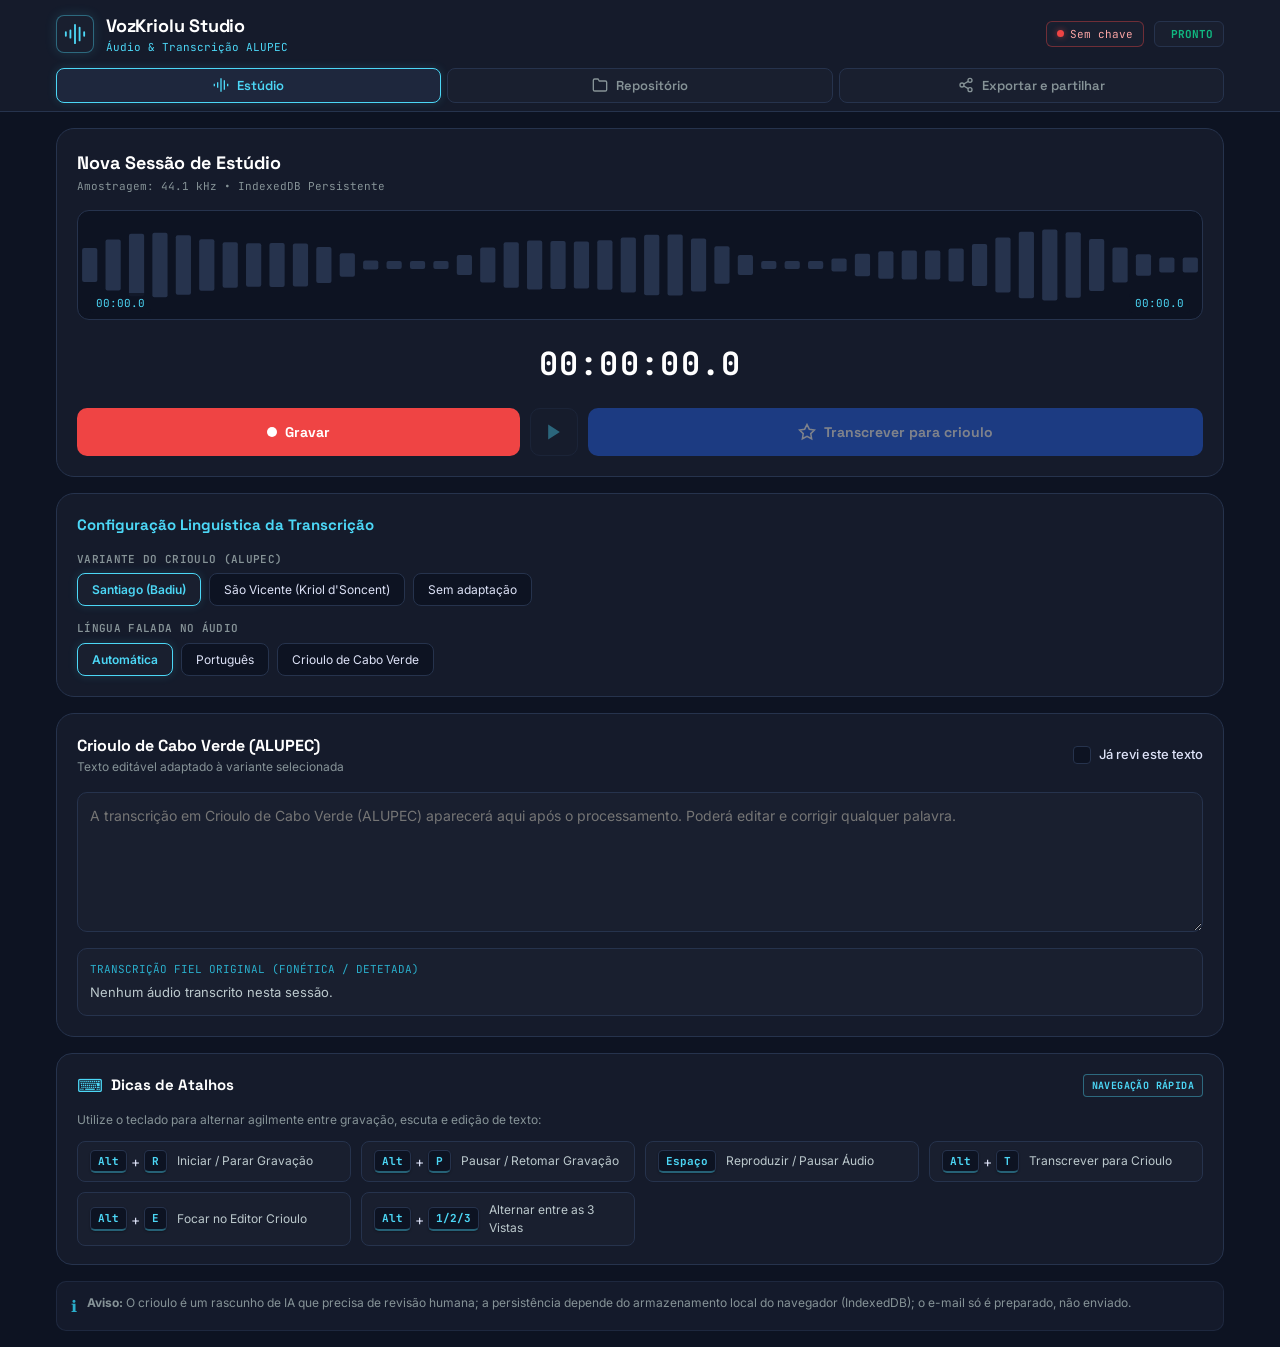
<file: m7-vozkriolu-studio/index.html>
<!DOCTYPE html>
<html lang="pt-PT">
<head>
  <meta charset="UTF-8">
  <meta name="viewport" content="width=device-width, initial-scale=1.0, maximum-scale=1.0, user-scalable=no">
  <title>VozKriolu Studio - Estúdio de Áudio e Transcrição ALUPEC</title>
  <link rel="preconnect" href="https://fonts.googleapis.com">
  <link rel="preconnect" href="https://fonts.gstatic.com" crossorigin>
  <link href="https://fonts.googleapis.com/css2?family=Inter:wght@400;500;600&family=JetBrains+Mono:wght@400;500;600;700&family=Space+Grotesk:wght@500;600;700&display=swap" rel="stylesheet">
  <link rel="stylesheet" href="app.css">
  <script src="vendor/jspdf.umd.min.js"></script>
  <script type="module">
    try {
      const { GoogleGenAI } = await import('https://esm.run/@google/genai');
      window.GoogleGenAI = GoogleGenAI;
    } catch (e) {
      console.warn('@google/genai CDN indisponível, usando cliente nativo:', e);
    }
  </script>
  <link rel="manifest" href="manifest.webmanifest">
  <meta name="theme-color" content="#0d1322">
  <meta name="mobile-web-app-capable" content="yes">
  <meta name="apple-mobile-web-app-capable" content="yes">
  <meta name="apple-mobile-web-app-title" content="VozKriolu">
  <meta name="apple-mobile-web-app-status-bar-style" content="black-translucent">
  <link rel="icon" type="image/png" sizes="192x192" href="icons/icon-192.png">
  <link rel="apple-touch-icon" href="icons/apple-touch-icon.png">
</head>
<body>
  <!-- Header / Navigation -->
  <header class="studio-header">
    <div class="header-inner">
      <div class="brand">
        <div class="brand-icon">
          <svg width="22" height="22" viewBox="0 0 24 24" fill="none" stroke="#4cd7f6" stroke-width="2" stroke-linecap="round" stroke-linejoin="round">
            <path d="M12 2v20M17 5v14M7 8v8M22 10v4M2 10v4"/>
          </svg>
        </div>
        <div class="brand-text">
          <h1 class="brand-title">VozKriolu Studio</h1>
          <span class="brand-subtitle">Áudio & Transcrição ALUPEC</span>
        </div>
      </div>
      <div class="header-controls">
        <button id="btnApiKey" class="btn-api-key" type="button" title="Configurar chave da Gemini" aria-label="Estado da chave Gemini">
          <span id="apiKeyStatusDot" class="status-dot"></span>
          <span id="apiKeyLabel">Chave IA ✓</span>
        </button>
        <div id="liveStatusBadge" class="status-badge status-ready">
          <span class="status-dot"></span>
          <span class="status-label">PRONTO</span>
        </div>
      </div>
    </div>

    <!-- Navigation Tabs -->
    <nav class="studio-nav">
      <button class="nav-tab active" data-view="studio" id="tabStudio">
        <svg width="16" height="16" viewBox="0 0 24 24" fill="none" stroke="currentColor" stroke-width="2">
          <path d="M12 2v20M17 5v14M7 8v8M22 10v4M2 10v4"/>
        </svg>
        <span>Estúdio</span>
      </button>
      <button class="nav-tab" data-view="repository" id="tabRepository">
        <svg width="16" height="16" viewBox="0 0 24 24" fill="none" stroke="currentColor" stroke-width="2">
          <path d="M22 19a2 2 0 0 1-2 2H4a2 2 0 0 1-2-2V5a2 2 0 0 1 2-2h5l2 3h9a2 2 0 0 1 2 2z"/>
        </svg>
        <span>Repositório</span>
      </button>
      <button class="nav-tab" data-view="export" id="tabExport">
        <svg width="16" height="16" viewBox="0 0 24 24" fill="none" stroke="currentColor" stroke-width="2">
          <circle cx="18" cy="5" r="3"/><circle cx="6" cy="12" r="3"/><circle cx="18" cy="19" r="3"/>
          <line x1="8.59" y1="13.51" x2="15.42" y2="17.49"/><line x1="15.41" y1="6.51" x2="8.59" y2="10.49"/>
        </svg>
        <span>Exportar e partilhar</span>
      </button>
    </nav>
  </header>

  <!-- Notification Banner -->
  <div id="notificationToast" class="notification-toast hidden">
    <span id="notificationMessage"></span>
    <button id="notificationClose" aria-label="Fechar">&times;</button>
  </div>

  <main class="main-content">
    <!-- VIEW 1: ESTÚDIO -->
    <section id="viewStudio" class="view-panel active">
      <!-- Acoustic Console Card -->
      <div class="studio-card console-card">
        <div class="console-header">
          <div>
            <h2 id="sessionTitleDisplay" class="session-title">Nova Sessão de Estúdio</h2>
            <div class="audio-specs">Amostragem: 44.1 kHz • IndexedDB Persistente</div>
          </div>
          <div id="reviewedIndicator" class="review-chip hidden">✓ REVISTO</div>
        </div>

        <!-- Waveform Canvas -->
        <div class="waveform-container" id="waveformContainer">
          <canvas id="waveformCanvas" width="800" height="120"></canvas>
          <div class="waveform-overlay">
            <span id="waveformCurrentTime" class="mono-time">00:00.0</span>
            <span id="waveformTotalTime" class="mono-time">00:00.0</span>
          </div>
        </div>

        <!-- SMPTE Big Timer Display -->
        <div class="timer-display" id="smpteTimer">00:00:00.0</div>

        <!-- Transport Control Bar -->
        <div class="transport-bar">
          <!-- Mandatory Solid Red Record Button -->
          <div id="recordControlGroup" class="record-group">
            <button id="btnRecord" class="btn-record" title="Gravar áudio pelo microfone">
              <span class="rec-dot"></span>
              <span id="btnRecordLabel">Gravar</span>
            </button>
            <button id="btnPauseRecord" class="btn-pause hidden" title="Pausar gravação">
              ❚❚ Pausa
            </button>
            <button id="btnResumeRecord" class="btn-resume hidden" title="Retomar gravação">
              ▶ Retomar
            </button>
            <button id="btnStopRecord" class="btn-stop hidden" title="Concluir gravação">
              ■ Parar
            </button>
          </div>

          <!-- Audio Playback Preview Button -->
          <button id="btnPlayAudio" class="btn-icon" disabled title="Reproduzir áudio">
            <svg id="playIconSvg" width="20" height="20" viewBox="0 0 24 24" fill="currentColor">
              <polygon points="5 3 19 12 5 21 5 3"/>
            </svg>
          </button>

          <!-- Mandatory Solid Blue Transcribe Button -->
          <button id="btnTranscribe" class="btn-transcribe" disabled title="Transcrever com inteligência artificial para Crioulo ALUPEC">
            <svg width="18" height="18" viewBox="0 0 24 24" fill="none" stroke="currentColor" stroke-width="2">
              <path d="M12 2l3.09 6.26L22 9.27l-5 4.87 1.18 6.88L12 17.77l-6.18 3.25L7 14.14 2 9.27l6.91-1.01L12 2z"/>
            </svg>
            <span id="btnTranscribeLabel">Transcrever para crioulo</span>
          </button>
        </div>

        <!-- Inline Error Message with Step -->
        <div id="transcriptionErrorBanner" class="error-banner hidden">
          <span class="error-icon">⚠</span>
          <div class="error-content" style="flex: 1;">
            <div>
              <strong id="transcriptionErrorStep" class="error-step-tag"></strong>
              <span id="transcriptionErrorText"></span>
            </div>
            <button id="btnOpenSettingsFromError" type="button" class="btn-chip-action hidden" style="margin-top: 8px; display: inline-flex; align-items: center; gap: 6px; padding: 5px 12px; font-size: 11px; font-weight: 600; background: var(--surface-level-2); border: 1px solid var(--border-outline); border-radius: 6px; color: var(--cyan-accent); cursor: pointer;">
              ⚙ Abrir Definições para configurar chave
            </button>
          </div>
        </div>
      </div>

      <!-- Linguistic Variant Selectors -->
      <div class="studio-card config-card">
        <h3 class="section-heading">Configuração Linguística da Transcrição</h3>

        <!-- Dialect Variant -->
        <div class="config-group">
          <label class="config-label">VARIANTE DO CRIOULO (ALUPEC)</label>
          <div class="chip-options" id="variantSelector">
            <button type="button" class="chip active" data-variant="Santiago">Santiago (Badiu)</button>
            <button type="button" class="chip" data-variant="São Vicente">São Vicente (Kriol d'Soncent)</button>
            <button type="button" class="chip" data-variant="Sem adaptação">Sem adaptação</button>
          </div>
        </div>

        <!-- Spoken Language -->
        <div class="config-group">
          <label class="config-label">LÍNGUA FALADA NO ÁUDIO</label>
          <div class="chip-options" id="languageSelector">
            <button type="button" class="chip active" data-lang="Automática">Automática</button>
            <button type="button" class="chip" data-lang="Português">Português</button>
            <button type="button" class="chip" data-lang="Crioulo">Crioulo de Cabo Verde</button>
          </div>
        </div>
      </div>

      <!-- Dual-Stream Editor Card -->
      <div class="studio-card editor-card">
        <div class="editor-header">
          <div>
            <h3 class="editor-title">Crioulo de Cabo Verde (ALUPEC)</h3>
            <span class="editor-subtitle">Texto editável adaptado à variante selecionada</span>
          </div>

          <!-- Review Checkbox: desaparece/desmarca se o texto for editado -->
          <label class="review-checkbox-label" id="reviewCheckboxContainer">
            <input type="checkbox" id="chkReviewed" class="review-checkbox">
            <span class="checkbox-custom"></span>
            <span class="checkbox-text">Já revi este texto</span>
          </label>
        </div>

        <textarea id="txtKrioluEditor" class="kriolu-textarea" placeholder="A transcrição em Crioulo de Cabo Verde (ALUPEC) aparecerá aqui após o processamento. Poderá editar e corrigir qualquer palavra."></textarea>

        <!-- Original Speech Transcription (Parallel Reference) -->
        <div class="original-speech-box">
          <div class="original-label">TRANSCRIÇÃO FIEL ORIGINAL (FONÉTICA / DETETADA)</div>
          <div id="txtOriginalSpeech" class="original-content">Nenhum áudio transcrito nesta sessão.</div>
        </div>
      </div>

      <!-- Dicas de Atalhos Section -->
      <div class="studio-card shortcuts-card">
        <div class="shortcuts-header">
          <div class="shortcuts-title-row">
            <span class="shortcuts-icon">⌨</span>
            <h4 class="shortcuts-title">Dicas de Atalhos</h4>
          </div>
          <span class="shortcuts-badge">NAVEGAÇÃO RÁPIDA</span>
        </div>
        <p class="shortcuts-description">Utilize o teclado para alternar agilmente entre gravação, escuta e edição de texto:</p>
        <div class="shortcuts-grid">
          <div class="shortcut-item">
            <div class="shortcut-keys"><kbd class="kbd-key">Alt</kbd> + <kbd class="kbd-key">R</kbd></div>
            <span class="shortcut-desc">Iniciar / Parar Gravação</span>
          </div>
          <div class="shortcut-item">
            <div class="shortcut-keys"><kbd class="kbd-key">Alt</kbd> + <kbd class="kbd-key">P</kbd></div>
            <span class="shortcut-desc">Pausar / Retomar Gravação</span>
          </div>
          <div class="shortcut-item">
            <div class="shortcut-keys"><kbd class="kbd-key">Espaço</kbd></div>
            <span class="shortcut-desc">Reproduzir / Pausar Áudio</span>
          </div>
          <div class="shortcut-item">
            <div class="shortcut-keys"><kbd class="kbd-key">Alt</kbd> + <kbd class="kbd-key">T</kbd></div>
            <span class="shortcut-desc">Transcrever para Crioulo</span>
          </div>
          <div class="shortcut-item">
            <div class="shortcut-keys"><kbd class="kbd-key">Alt</kbd> + <kbd class="kbd-key">E</kbd></div>
            <span class="shortcut-desc">Focar no Editor Crioulo</span>
          </div>
          <div class="shortcut-item">
            <div class="shortcut-keys"><kbd class="kbd-key">Alt</kbd> + <kbd class="kbd-key">1/2/3</kbd></div>
            <span class="shortcut-desc">Alternar entre as 3 Vistas</span>
          </div>
        </div>
      </div>

      <!-- Mandatory Disclaimers -->
      <div class="disclaimer-banner">
        <span class="disclaimer-icon">ℹ</span>
        <div class="disclaimer-text">
          <strong>Aviso:</strong> O crioulo é um rascunho de IA que precisa de revisão humana; a persistência depende do armazenamento local do navegador (IndexedDB); o e-mail só é preparado, não enviado.
        </div>
      </div>
    </section>

    <!-- VIEW 2: REPOSITÓRIO -->
    <section id="viewRepository" class="view-panel">
      <!-- Search & Import Bar -->
      <div class="repo-toolbar">
        <div class="search-box">
          <svg width="18" height="18" viewBox="0 0 24 24" fill="none" stroke="currentColor" stroke-width="2">
            <circle cx="11" cy="11" r="8"/><line x1="21" y1="21" x2="16.65" y2="16.65"/>
          </svg>
          <input type="text" id="inputSearch" placeholder="Pesquisar por título...">
          <button id="btnClearSearch" class="btn-clear hidden">&times;</button>
        </div>

        <label class="btn-import" title="Importar áudio (WAV, MP3, M4A, OGG, WebM <= 250MB)">
          <svg width="18" height="18" viewBox="0 0 24 24" fill="none" stroke="currentColor" stroke-width="2">
            <path d="M21 15v4a2 2 0 0 1-2 2H5a2 2 0 0 1-2-2v-4M17 8l-5-5-5 5M12 3v12"/>
          </svg>
          <span>Importar Áudio</span>
          <input type="file" id="fileAudioInput" accept="audio/*,.wav,.mp3,.m4a,.ogg,.webm" class="hidden-input">
        </label>
      </div>

      <!-- Action Row with Red Record Button -->
      <div class="repo-action-row">
        <button id="btnRepoNewRecord" class="btn-record-repo">
          <span class="rec-dot"></span>
          <span>Gravar nova sessão</span>
        </button>
      </div>

      <!-- Storage Info Bar -->
      <div class="storage-info-bar">
        <span>💾 Armazenamento Local Persistente (IndexedDB sem servidor / sem contas)</span>
        <span id="sessionCountBadge">0 sessões guardadas</span>
      </div>

      <!-- Sessions List Container -->
      <div id="sessionListContainer" class="session-list">
        <!-- Rendered dynamically via JS -->
      </div>
    </section>

    <!-- VIEW 3: EXPORTAR E PARTILHAR -->
    <section id="viewExport" class="view-panel">
      <!-- Session Selector & Record Button Row -->
      <div class="export-header-row">
        <div class="session-picker-box">
          <label class="config-label">SESSÃO SELECIONADA PARA EXPORTAÇÃO</label>
          <select id="selectExportSession" class="export-select">
            <option value="">Carregando sessões...</option>
          </select>
        </div>
        <button id="btnExportRecord" class="btn-record-repo">
          <span class="rec-dot"></span>
          <span>Gravar</span>
        </button>
      </div>

      <!-- Primary Action Cards -->
      <div class="studio-card export-actions-card">
        <h3 class="section-heading">Ações de Exportação e Envio</h3>

        <!-- PDF Export Button -->
        <button id="btnExportPdf" class="btn-action-primary" title="Exportar para documento PDF A4 paginado">
          <svg width="20" height="20" viewBox="0 0 24 24" fill="none" stroke="currentColor" stroke-width="2">
            <path d="M14 2H6a2 2 0 0 0-2 2v16a2 2 0 0 0 2 2h12a2 2 0 0 0 2-2V8z"/>
            <polyline points="14 2 14 8 20 8"/>
            <line x1="16" y1="13" x2="8" y2="13"/><line x1="16" y1="17" x2="8" y2="17"/><polyline points="10 9 9 9 8 9"/>
          </svg>
          <span>Exportar Transcrição em PDF (A4 Paginado com Unicode)</span>
        </button>

        <!-- Email Preparation Button -->
        <button id="btnPrepareEmail" class="btn-action-secondary" title="Abrir Gmail ou programa de correio com a mensagem pronta">
          <svg width="20" height="20" viewBox="0 0 24 24" fill="none" stroke="currentColor" stroke-width="2">
            <path d="M4 4h16c1.1 0 2 .9 2 2v12c0 1.1-.9 2-2 2H4c-1.1 0-2-.9-2-2V6c0-1.1.9-2 2-2z"/>
            <polyline points="22,6 12,13 2,6"/>
          </svg>
          <span>Preparar Envio por E-mail (Gmail / Correio)</span>
        </button>

        <!-- Secondary Export Actions -->
        <div class="export-sub-actions">
          <button id="btnCopyText" class="btn-chip-action">
            <svg width="16" height="16" viewBox="0 0 24 24" fill="none" stroke="currentColor" stroke-width="2">
              <rect x="9" y="9" width="13" height="13" rx="2" ry="2"/>
              <path d="M5 15H4a2 2 0 0 1-2-2V4a2 2 0 0 1 2-2h9a2 2 0 0 1 2 2v1"/>
            </svg>
            <span>Copiar Crioulo</span>
          </button>
          <button id="btnDownloadAudio" class="btn-chip-action">
            <svg width="16" height="16" viewBox="0 0 24 24" fill="none" stroke="currentColor" stroke-width="2">
              <path d="M21 15v4a2 2 0 0 1-2 2H5a2 2 0 0 1-2-2v-4M7 10l5 5 5-5M12 15V3"/>
            </svg>
            <span>Descarregar Áudio</span>
          </button>
          <button id="btnBackToStudio" class="btn-chip-action">
            <svg width="16" height="16" viewBox="0 0 24 24" fill="none" stroke="currentColor" stroke-width="2">
              <path d="M12 2v20M17 5v14M7 8v8M22 10v4M2 10v4"/>
            </svg>
            <span>Abrir no Estúdio</span>
          </button>
        </div>
      </div>

      <!-- Preview of Export Document -->
      <div class="studio-card preview-card">
        <div class="preview-header">
          <h3 class="preview-title">Pré-visualização do Relatório</h3>
          <span id="previewReviewStatus" class="review-status-tag">RASCUNHO</span>
        </div>

        <div id="previewMetaBox" class="preview-meta-box">
          <!-- Filled dynamically -->
        </div>

        <div class="preview-section">
          <div class="preview-label">CRIOULO DE CABO VERDE (ALUPEC)</div>
          <div id="previewKrioluText" class="preview-text-box"></div>
        </div>

        <div class="preview-section">
          <div class="preview-label">TRANSCRIÇÃO FIEL ORIGINAL</div>
          <div id="previewOriginalText" class="preview-text-box preview-original"></div>
        </div>
      </div>

      <!-- Mandatory Disclaimers -->
      <div class="disclaimer-banner">
        <span class="disclaimer-icon">ℹ</span>
        <div class="disclaimer-text">
          <strong>Aviso:</strong> O crioulo é um rascunho de IA que precisa de revisão humana; a persistência depende do armazenamento local do navegador; o e-mail só é preparado na sua aplicação de correio, não enviado automaticamente.
        </div>
      </div>
    </section>
  </main>

  <!-- MODAL: AUTORIZAÇÃO EXPLÍCITA PARA ENVIO À IA -->
  <div id="modalAiConsent" class="modal-backdrop hidden">
    <div class="modal-card">
      <div class="modal-header">
        <div class="modal-icon">🤖</div>
        <h3 class="modal-title">Autorização de Envio para IA</h3>
      </div>
      <p class="modal-body">
        Para efetuar a transcrição fiel e a adaptação ortográfica em Crioulo de Cabo Verde (ALUPEC), uma cópia do ficheiro de áudio gravado será enviada para o serviço de inteligência artificial Gemini da Google.
      </p>
      <div class="modal-notice">
        🔒 Se cancelar, <strong>nenhuma cópia de áudio</strong> será enviada e a gravação permanece guardada apenas no seu dispositivo.
      </div>
      <div class="modal-actions">
        <button id="btnConsentCancel" class="btn-modal-cancel">Cancelar</button>
        <button id="btnConsentConfirm" class="btn-modal-confirm">Autorizar e Transcrever</button>
      </div>
    </div>
  </div>

  <!-- MODAL: CONFIRMAÇÃO DE ELIMINAÇÃO -->
  <div id="modalDelete" class="modal-backdrop hidden">
    <div class="modal-card modal-danger">
      <div class="modal-header">
        <div class="modal-icon danger-icon">🗑</div>
        <h3 class="modal-title">Eliminar Sessão</h3>
      </div>
      <p class="modal-body" id="deleteModalMessage">
        Tem a certeza que deseja eliminar esta sessão de áudio? O ficheiro e todas as transcrições associadas serão permanentemente apagados do IndexedDB.
      </p>
      <div class="modal-actions">
        <button id="btnDeleteCancel" class="btn-modal-cancel">Cancelar</button>
        <button id="btnDeleteConfirm" class="btn-modal-danger">Eliminar</button>
      </div>
    </div>
  </div>

  <!-- DIÁLOGO: FALTA A CHAVE DE ACESSO -->
  <div id="modalApiKey" class="modal-backdrop hidden" role="dialog" aria-modal="true" aria-labelledby="modalApiKeyTitle">
    <div class="modal-card">
      <div class="modal-header">
        <div class="modal-icon">🔑</div>
        <h3 id="modalApiKeyTitle" class="modal-title">Falta a chave de acesso</h3>
      </div>

      <!-- Alerta de Chave Recusada -->
      <div id="modalApiKeyErrorAlert" class="error-banner hidden" style="margin-top: 0; padding: 10px 12px; font-size: 13px;">
        <span class="error-icon">⚠</span>
        <span id="modalApiKeyErrorText" style="color: #fca5a5;">A chave não foi aceite pela Google; confirma-a e tenta outra vez</span>
      </div>

      <p class="modal-body" style="margin: 0; font-size: 13.5px; color: var(--text-on-surface);">
        Insere uma chave da Gemini para transcrever o áudio:
      </p>

      <div class="form-group" style="margin: 2px 0;">
        <label for="inputApiKey" style="display: block; font-size: 11px; color: var(--text-muted); margin-bottom: 4px; font-family: var(--font-mono);">CHAVE GEMINI API:</label>
        <div style="position: relative; display: flex; align-items: center;">
          <input type="password" id="inputApiKey" class="input-text" autocomplete="off" spellcheck="false" placeholder="Cola aqui a tua chave AIza..." style="width: 100%; font-family: var(--font-mono); font-size: 14px; padding: 12px 46px 12px 12px; min-height: 48px; background: var(--surface-level-2); border: 1px solid var(--border-outline); border-radius: 8px; color: var(--text-on-surface); outline: none; box-sizing: border-box;">
          <button type="button" id="btnToggleApiKeyVisibility" style="position: absolute; right: 6px; width: 38px; height: 38px; background: transparent; border: none; color: var(--text-muted); cursor: pointer; font-size: 18px; display: inline-flex; align-items: center; justify-content: center;" title="Ver ou esconder a chave" aria-label="Ver ou esconder a chave">👁</button>
        </div>
      </div>

      <div style="display: flex; justify-content: space-between; align-items: center; margin: 2px 0; font-size: 12px;">
        <span id="apiKeyModalStatusText" style="color: var(--text-muted); font-size: 11.5px;"></span>
        <button type="button" id="btnClearApiKey" style="background: transparent; border: none; color: #ef4444; cursor: pointer; text-decoration: underline; font-size: 12px; min-height: 36px; padding: 6px 0;">Apagar a minha chave</button>
      </div>

      <div class="modal-actions" style="margin-top: 6px;">
        <button id="btnApiKeyCancel" type="button" class="btn-modal-cancel">Cancelar</button>
        <button id="btnApiKeySave" type="button" class="btn-modal-confirm">Guardar e transcrever</button>
      </div>

      <div class="modal-notice-small" style="font-size: 11px; color: var(--text-muted); line-height: 1.4; margin-top: 4px; text-align: center;">
        Cria uma chave grátis no <a href="https://aistudio.google.com/app/apikey" target="_blank" rel="noopener noreferrer" style="color: var(--cyan-accent); text-decoration: underline;">Google AI Studio (Get API key)</a>. A chave fica só neste aparelho.
      </div>
    </div>
  </div>

  <script src="app.js"></script>
  <script>
    // PWA: só regista o service worker em https ou localhost (é o que os navegadores exigem)
    if ('serviceWorker' in navigator && (location.protocol === 'https:' || location.hostname === 'localhost' || location.hostname === '127.0.0.1')) {
      window.addEventListener('load', function () { navigator.serviceWorker.register('sw.js').catch(function (e) { console.warn('Service worker:', e); }); });
    }
  </script>
</body>
</html>
</file>
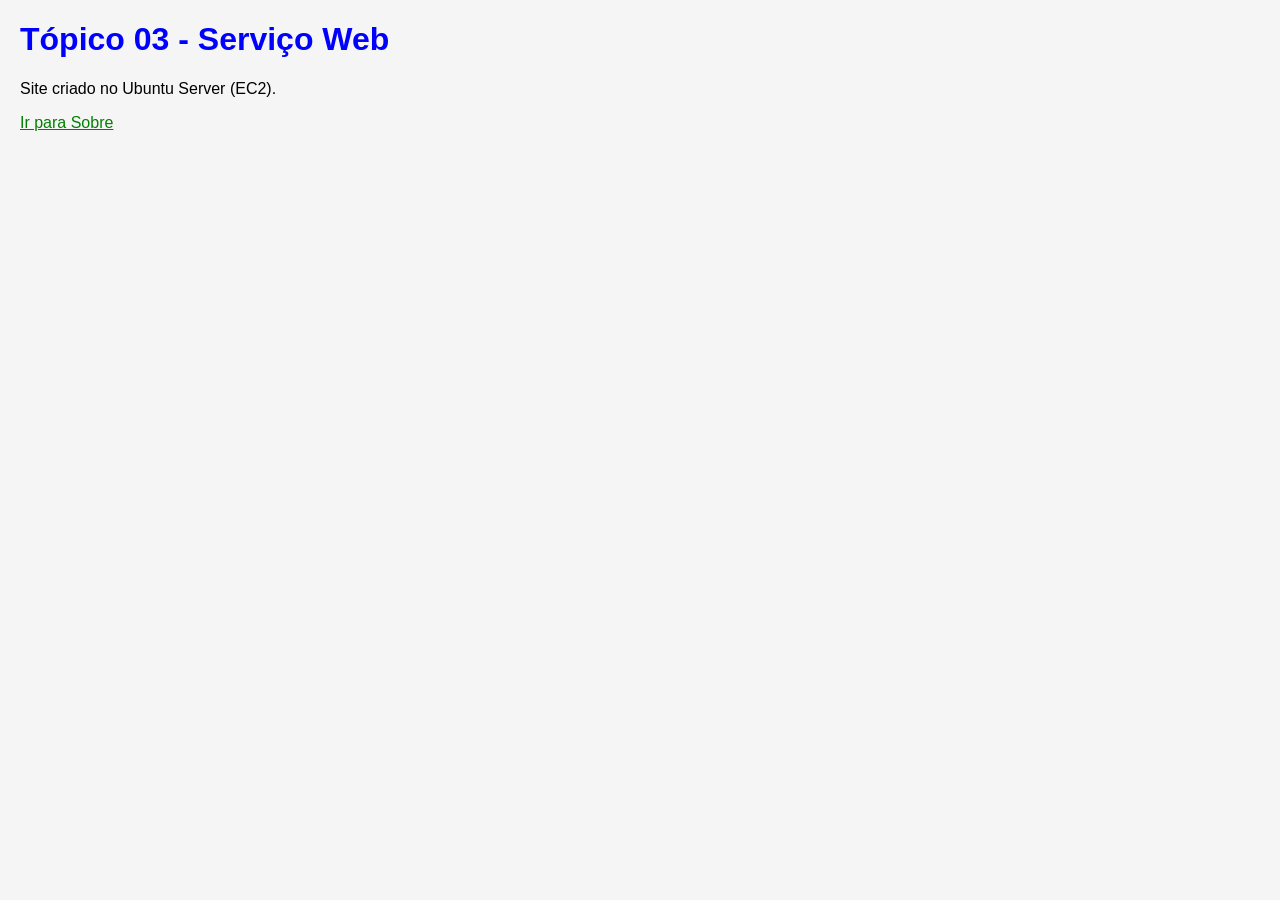
<file: topico-03/atividade-individual/site/index.html>
<!DOCTYPE html>
<html>
<head>
    <title>Projeto Linux Segurança Cloud</title>
    <link rel="stylesheet" href="style.css">
</head>
<body>
    <h1>Tópico 03 - Serviço Web</h1>
    <p>Site criado no Ubuntu Server (EC2).</p>

    <a href="sobre.html">Ir para Sobre</a>
</body>
</html>
</file>
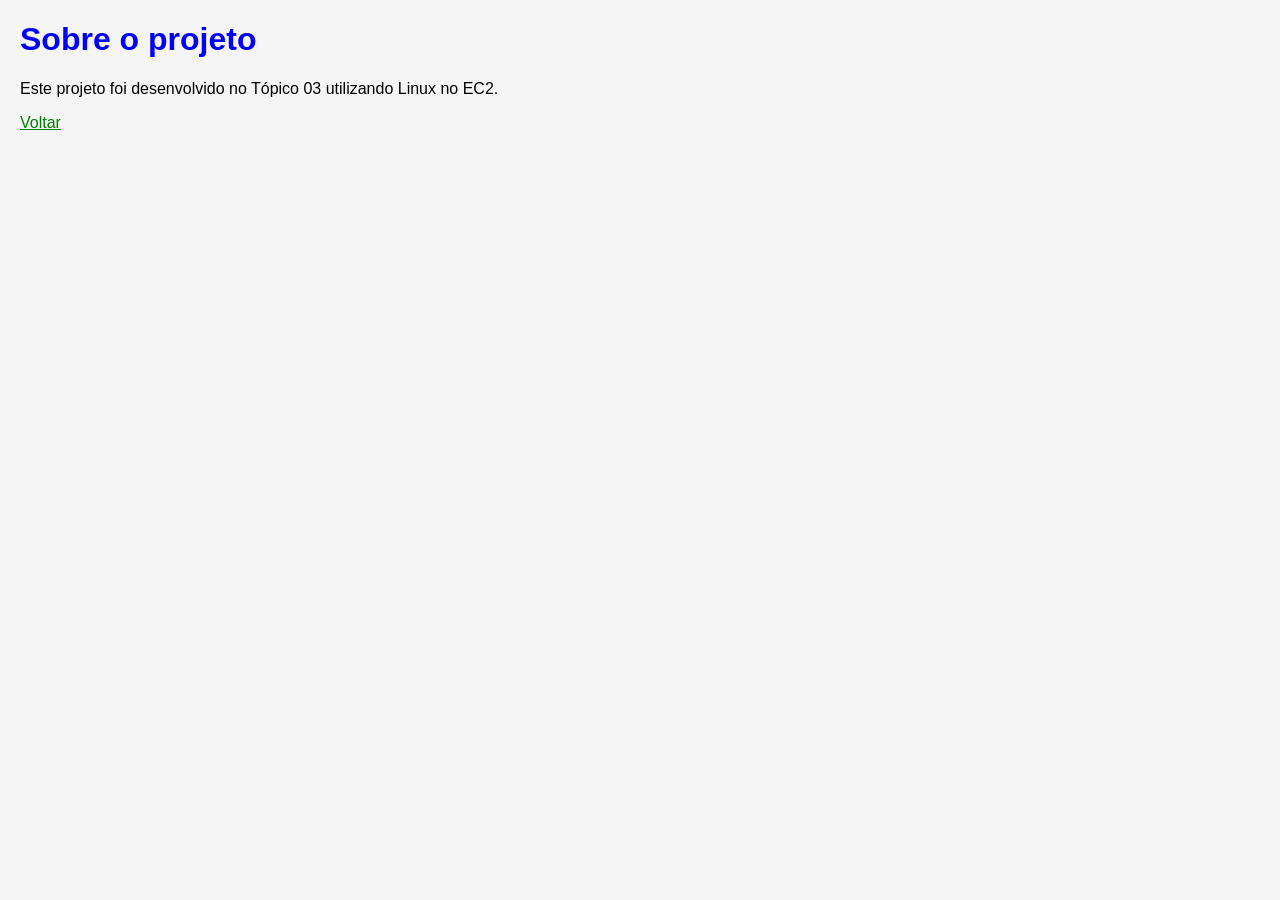
<file: topico-03/atividade-individual/site/sobre.html>
<!DOCTYPE html>
<html>
<head>
    <title>Sobre</title>
    <link rel="stylesheet" href="style.css">
</head>
<body>
    <h1>Sobre o projeto</h1>
    <p>Este projeto foi desenvolvido no Tópico 03 utilizando Linux no EC2.</p>

    <a href="index.html">Voltar</a>
</body>
</html>
</file>
<file: m7-vozkriolu-studio/app.css>
/* ==========================================================================
   VozKriolu Studio - Design System & Stylesheet
   Deep maritime console palette (#0d1322, #4cd7f6, #ef4444, #2563eb)
   ========================================================================== */

:root {
  --canvas-base: #0d1322;
  --surface-level-1: #151b2b;
  --surface-level-2: #191f2f;
  --surface-level-3: #242a3a;
  --surface-hover: #1e273d;
  --border-outline: #26334d;

  --cyan-accent: #4cd7f6;
  --cyan-accent-dim: #2aaecb;
  --cyan-glow: rgba(76, 215, 246, 0.15);

  --record-red: #ef4444;
  --record-red-hover: #dc2626;
  --record-glow: rgba(239, 68, 68, 0.2);

  --transcribe-blue: #2563eb;
  --transcribe-blue-hover: #1d4ed8;

  --success-green: #10b981;
  --warning-amber: #f59e0b;

  --text-on-surface: #dde2f7;
  --text-muted: #869397;
  --text-secondary: #bcc9cd;
  --text-pure-white: #ffffff;

  --font-brand: 'Space Grotesk', -apple-system, BlinkMacSystemFont, sans-serif;
  --font-body: 'Inter', -apple-system, BlinkMacSystemFont, sans-serif;
  --font-mono: 'JetBrains Mono', monospace;
}

* {
  box-sizing: border-box;
  margin: 0;
  padding: 0;
  -webkit-tap-highlight-color: transparent;
}

body {
  background-color: var(--canvas-base);
  color: var(--text-on-surface);
  font-family: var(--font-body);
  font-size: 14px;
  line-height: 1.5;
  min-height: 100vh;
  display: flex;
  flex-direction: column;
}

/* Header */
.studio-header {
  background: var(--surface-level-1);
  border-bottom: 1px solid var(--border-outline);
  position: sticky;
  top: 0;
  z-index: 100;
  backdrop-filter: blur(8px);
}

.header-inner {
  max-width: 1200px;
  margin: 0 auto;
  padding: 12px 16px;
  display: flex;
  align-items: center;
  justify-content: space-between;
}

.brand {
  display: flex;
  align-items: center;
  gap: 12px;
}

.brand-icon {
  width: 38px;
  height: 38px;
  background: var(--surface-level-2);
  border: 1px solid rgba(76, 215, 246, 0.4);
  border-radius: 8px;
  display: flex;
  align-items: center;
  justify-content: center;
  box-shadow: 0 0 12px var(--cyan-glow);
}

.brand-title {
  font-family: var(--font-brand);
  font-size: 18px;
  font-weight: 700;
  color: var(--text-pure-white);
  letter-spacing: -0.01em;
}

.brand-subtitle {
  font-family: var(--font-mono);
  font-size: 11px;
  color: var(--cyan-accent);
  display: block;
}

.header-controls {
  display: flex;
  align-items: center;
  gap: 10px;
}

.btn-api-key {
  background: var(--surface-level-2);
  border: 1px solid var(--border-outline);
  color: var(--text-muted);
  border-radius: 6px;
  padding: 5px 10px;
  font-family: var(--font-mono);
  font-size: 11px;
  cursor: pointer;
  display: inline-flex;
  align-items: center;
  gap: 6px;
  transition: all 0.2s ease;
}

.btn-api-key:hover {
  background: var(--surface-hover);
  color: var(--text-on-surface);
  border-color: var(--cyan-accent);
}

.btn-api-key.has-key {
  color: var(--cyan-accent);
  border-color: rgba(76, 215, 246, 0.4);
}

.btn-api-key.no-key {
  color: #fca5a5;
  border-color: rgba(239, 68, 68, 0.4);
}

.btn-api-key .status-dot {
  width: 7px;
  height: 7px;
  border-radius: 50%;
  background: var(--text-muted);
}

.btn-api-key.has-key .status-dot {
  background: #22c55e;
  box-shadow: 0 0 6px rgba(34, 197, 94, 0.6);
}

.btn-api-key.no-key .status-dot {
  background: #ef4444;
  box-shadow: 0 0 6px rgba(239, 68, 68, 0.6);
}

/* Status Chips */
.status-badge {
  font-family: var(--font-mono);
  font-size: 11px;
  font-weight: 700;
  padding: 4px 10px;
  border-radius: 6px;
  display: inline-flex;
  align-items: center;
  gap: 6px;
  border: 1px solid var(--border-outline);
  background: var(--surface-level-2);
  color: var(--success-green);
}

.status-badge.status-recording {
  background: rgba(239, 68, 68, 0.15);
  border-color: var(--record-red);
  color: var(--record-red);
  box-shadow: 0 0 14px var(--record-glow);
  animation: pulse-red 1.5s infinite;
}

.status-badge.status-paused {
  background: rgba(245, 158, 11, 0.15);
  border-color: var(--warning-amber);
  color: var(--warning-amber);
}

.status-badge.status-transcribing {
  background: rgba(37, 99, 235, 0.2);
  border-color: var(--transcribe-blue);
  color: var(--cyan-accent);
}

@keyframes pulse-red {
  0%, 100% { opacity: 1; }
  50% { opacity: 0.6; }
}

/* Navigation Tabs */
.studio-nav {
  max-width: 1200px;
  margin: 0 auto;
  padding: 0 16px 8px 16px;
  display: flex;
  gap: 6px;
}

.nav-tab {
  flex: 1;
  background: var(--surface-level-2);
  border: 1px solid var(--border-outline);
  border-radius: 8px;
  padding: 8px 12px;
  color: var(--text-muted);
  font-family: var(--font-brand);
  font-size: 13px;
  font-weight: 600;
  cursor: pointer;
  display: flex;
  align-items: center;
  justify-content: center;
  gap: 8px;
  transition: all 0.2s ease;
}

.nav-tab:hover {
  background: var(--surface-hover);
  color: var(--text-on-surface);
}

.nav-tab.active {
  background: var(--surface-hover);
  border-color: var(--cyan-accent);
  color: var(--cyan-accent);
  box-shadow: 0 0 10px var(--cyan-glow);
}

/* Main Content Panels */
.main-content {
  max-width: 1200px;
  width: 100%;
  margin: 0 auto;
  padding: 16px;
  flex: 1;
}

.view-panel {
  display: none;
  flex-direction: column;
  gap: 16px;
}

.view-panel.active {
  display: flex;
}

/* Studio Cards */
.studio-card {
  background: var(--surface-level-1);
  border: 1px solid var(--border-outline);
  border-radius: 18px;
  padding: 20px;
  display: flex;
  flex-direction: column;
  gap: 16px;
  position: relative;
}

.console-card {
  border-color: var(--border-outline);
  transition: border-color 0.3s;
}

.console-card.recording-active {
  border-color: var(--record-red);
  box-shadow: 0 0 20px var(--record-glow);
}

.console-header {
  display: flex;
  justify-content: space-between;
  align-items: flex-start;
}

.session-title {
  font-family: var(--font-brand);
  font-size: 18px;
  font-weight: 700;
  color: var(--text-pure-white);
}

.audio-specs {
  font-family: var(--font-mono);
  font-size: 11px;
  color: var(--text-muted);
  margin-top: 2px;
}

.review-chip {
  font-family: var(--font-mono);
  font-size: 11px;
  font-weight: 700;
  color: var(--success-green);
  background: rgba(16, 185, 129, 0.15);
  border: 1px solid var(--success-green);
  border-radius: 6px;
  padding: 4px 8px;
}

/* Waveform Canvas */
.waveform-container {
  background: var(--canvas-base);
  border: 1px solid var(--border-outline);
  border-radius: 12px;
  height: 110px;
  position: relative;
  overflow: hidden;
  display: flex;
  align-items: center;
  justify-content: center;
  cursor: pointer;
}

#waveformCanvas {
  width: 100%;
  height: 100%;
  display: block;
}

.waveform-overlay {
  position: absolute;
  bottom: 6px;
  left: 12px;
  right: 12px;
  display: flex;
  justify-content: space-between;
  pointer-events: none;
}

.mono-time {
  font-family: var(--font-mono);
  font-size: 11px;
  color: var(--cyan-accent);
  background: rgba(13, 19, 34, 0.8);
  padding: 2px 6px;
  border-radius: 4px;
}

/* SMPTE Timer Display */
.timer-display {
  font-family: var(--font-mono);
  font-size: 32px;
  font-weight: 700;
  color: var(--text-pure-white);
  text-align: center;
  letter-spacing: 0.04em;
  padding: 4px 0;
}

.timer-display.recording {
  color: var(--record-red);
}

.timer-display.paused {
  color: var(--warning-amber);
}

/* Transport Bar */
.transport-bar {
  display: flex;
  align-items: center;
  gap: 10px;
  flex-wrap: wrap;
}

.record-group {
  display: flex;
  gap: 8px;
  flex: 1;
}

/* Mandatory Buttons */
.btn-record {
  background: var(--record-red);
  color: var(--text-pure-white);
  font-family: var(--font-brand);
  font-size: 14px;
  font-weight: 700;
  border: none;
  border-radius: 10px;
  padding: 12px 20px;
  cursor: pointer;
  display: inline-flex;
  align-items: center;
  justify-content: center;
  gap: 8px;
  flex: 1;
  min-height: 48px;
  transition: background 0.15s, transform 0.1s;
}

.btn-record:hover {
  background: var(--record-red-hover);
}

.btn-record:active {
  transform: scale(0.98);
}

.rec-dot {
  width: 10px;
  height: 10px;
  background: #ffffff;
  border-radius: 50%;
  display: inline-block;
}

.btn-pause {
  background: var(--surface-level-2);
  color: var(--warning-amber);
  border: 1px solid var(--warning-amber);
  font-family: var(--font-brand);
  font-size: 14px;
  font-weight: 600;
  border-radius: 10px;
  padding: 12px 16px;
  cursor: pointer;
  min-height: 48px;
}

.btn-resume {
  background: var(--warning-amber);
  color: var(--canvas-base);
  border: none;
  font-family: var(--font-brand);
  font-size: 14px;
  font-weight: 700;
  border-radius: 10px;
  padding: 12px 16px;
  cursor: pointer;
  min-height: 48px;
}

.btn-stop {
  background: var(--record-red);
  color: #ffffff;
  border: none;
  font-family: var(--font-brand);
  font-size: 14px;
  font-weight: 700;
  border-radius: 10px;
  padding: 12px 16px;
  cursor: pointer;
  min-height: 48px;
}

.btn-icon {
  width: 48px;
  height: 48px;
  background: var(--surface-level-2);
  border: 1px solid var(--border-outline);
  color: var(--cyan-accent);
  border-radius: 10px;
  display: flex;
  align-items: center;
  justify-content: center;
  cursor: pointer;
  transition: all 0.2s;
}

.btn-icon:hover:not(:disabled) {
  border-color: var(--cyan-accent);
  background: var(--surface-hover);
}

.btn-icon:disabled {
  opacity: 0.4;
  cursor: not-allowed;
}

.btn-transcribe {
  background: var(--transcribe-blue);
  color: var(--text-pure-white);
  font-family: var(--font-brand);
  font-size: 14px;
  font-weight: 700;
  border: none;
  border-radius: 10px;
  padding: 12px 20px;
  cursor: pointer;
  display: inline-flex;
  align-items: center;
  justify-content: center;
  gap: 8px;
  flex: 1.3;
  min-height: 48px;
  transition: background 0.15s, opacity 0.2s;
}

.btn-transcribe:hover:not(:disabled) {
  background: var(--transcribe-blue-hover);
}

.btn-transcribe:disabled {
  opacity: 0.45;
  cursor: not-allowed;
}

/* Error Banner */
.error-banner {
  background: rgba(239, 68, 68, 0.15);
  border: 1px solid rgba(239, 68, 68, 0.5);
  border-radius: 8px;
  padding: 12px 14px;
  color: #fca5a5;
  font-size: 13px;
  display: flex;
  align-items: flex-start;
  gap: 10px;
}

.error-content {
  display: flex;
  flex-direction: column;
  gap: 3px;
  flex: 1;
}

.error-step-tag {
  color: #ef4444;
  font-family: var(--font-brand);
  font-size: 11px;
  font-weight: 700;
  text-transform: uppercase;
  letter-spacing: 0.8px;
}

/* Configuration Card */
.config-card {
  gap: 14px;
}

.section-heading {
  font-family: var(--font-brand);
  font-size: 15px;
  font-weight: 700;
  color: var(--cyan-accent);
}

.config-group {
  display: flex;
  flex-direction: column;
  gap: 6px;
}

.config-label {
  font-family: var(--font-mono);
  font-size: 11px;
  font-weight: 600;
  color: var(--text-muted);
  letter-spacing: 0.03em;
}

.chip-options {
  display: flex;
  gap: 8px;
  flex-wrap: wrap;
}

.chip {
  background: var(--canvas-base);
  border: 1px solid var(--border-outline);
  color: var(--text-on-surface);
  font-family: var(--font-body);
  font-size: 12px;
  padding: 8px 14px;
  border-radius: 8px;
  cursor: pointer;
  transition: all 0.15s;
}

.chip:hover {
  border-color: var(--cyan-accent-dim);
}

.chip.active {
  background: var(--surface-level-2);
  border-color: var(--cyan-accent);
  color: var(--cyan-accent);
  font-weight: 600;
  box-shadow: 0 0 10px var(--cyan-glow);
}

/* Dual-Stream Editor */
.editor-header {
  display: flex;
  justify-content: space-between;
  align-items: center;
  flex-wrap: wrap;
  gap: 10px;
}

.editor-title {
  font-family: var(--font-brand);
  font-size: 16px;
  font-weight: 700;
  color: var(--text-pure-white);
}

.editor-subtitle {
  font-size: 12px;
  color: var(--text-muted);
  display: block;
}

/* Review Checkbox */
.review-checkbox-label {
  display: flex;
  align-items: center;
  gap: 8px;
  cursor: pointer;
  user-select: none;
  font-size: 13px;
  font-weight: 500;
  color: var(--text-on-surface);
}

.review-checkbox {
  position: absolute;
  opacity: 0;
  cursor: pointer;
}

.checkbox-custom {
  width: 18px;
  height: 18px;
  background: var(--canvas-base);
  border: 1.5px solid var(--border-outline);
  border-radius: 4px;
  display: flex;
  align-items: center;
  justify-content: center;
  transition: all 0.2s;
}

.review-checkbox:checked ~ .checkbox-custom {
  background: var(--cyan-accent);
  border-color: var(--cyan-accent);
}

.review-checkbox:checked ~ .checkbox-custom::after {
  content: '✓';
  color: var(--canvas-base);
  font-size: 12px;
  font-weight: 900;
}

.kriolu-textarea {
  width: 100%;
  min-height: 140px;
  background: var(--surface-level-2);
  border: 1px solid var(--border-outline);
  border-radius: 10px;
  padding: 12px;
  color: var(--text-on-surface);
  font-family: var(--font-body);
  font-size: 14px;
  line-height: 1.6;
  resize: vertical;
  outline: none;
  transition: border-color 0.2s;
}

.kriolu-textarea:focus {
  border-color: var(--cyan-accent);
  box-shadow: 0 0 12px var(--cyan-glow);
}

.original-speech-box {
  background: var(--surface-level-2);
  border: 1px solid var(--border-outline);
  border-radius: 10px;
  padding: 12px;
  display: flex;
  flex-direction: column;
  gap: 6px;
}

.original-label {
  font-family: var(--font-mono);
  font-size: 11px;
  color: var(--cyan-accent-dim);
}

.original-content {
  color: var(--text-secondary);
  font-size: 13px;
  line-height: 1.5;
  white-space: pre-wrap;
}

/* Shortcuts Tips Card (Dicas de Atalhos) */
.shortcuts-card {
  background: var(--surface-level-1);
  border: 1px solid var(--border-outline);
  border-radius: 16px;
  padding: 18px 20px;
  gap: 12px;
}

.shortcuts-header {
  display: flex;
  justify-content: space-between;
  align-items: center;
}

.shortcuts-title-row {
  display: flex;
  align-items: center;
  gap: 8px;
}

.shortcuts-icon {
  font-size: 18px;
  color: var(--cyan-accent);
}

.shortcuts-title {
  font-family: var(--font-brand);
  font-size: 15px;
  font-weight: 700;
  color: var(--text-pure-white);
}

.shortcuts-badge {
  font-family: var(--font-mono);
  font-size: 10px;
  font-weight: 700;
  color: var(--cyan-accent);
  background: var(--surface-level-2);
  border: 1px solid rgba(76, 215, 246, 0.4);
  padding: 3px 8px;
  border-radius: 4px;
  letter-spacing: 0.04em;
}

.shortcuts-description {
  font-size: 12px;
  color: var(--text-muted);
}

.shortcuts-grid {
  display: grid;
  grid-template-columns: repeat(auto-fill, minmax(220px, 1fr));
  gap: 10px;
}

.shortcut-item {
  background: var(--surface-level-2);
  border: 1px solid var(--border-outline);
  border-radius: 8px;
  padding: 8px 12px;
  display: flex;
  align-items: center;
  gap: 10px;
  transition: border-color 0.2s, background 0.2s;
}

.shortcut-item:hover {
  border-color: rgba(76, 215, 246, 0.4);
  background: var(--surface-hover);
}

.shortcut-keys {
  display: flex;
  align-items: center;
  gap: 4px;
  white-space: nowrap;
}

.kbd-key {
  display: inline-block;
  background: var(--canvas-base);
  border: 1px solid var(--border-outline);
  border-bottom: 2px solid rgba(76, 215, 246, 0.4);
  border-radius: 5px;
  padding: 2px 7px;
  font-family: var(--font-mono);
  font-size: 11px;
  font-weight: 700;
  color: var(--cyan-accent);
  box-shadow: 0 1px 2px rgba(0, 0, 0, 0.3);
}

.shortcut-desc {
  font-size: 12px;
  color: var(--text-secondary);
}

/* Disclaimers */
.disclaimer-banner {
  background: rgba(25, 31, 47, 0.7);
  border: 1px solid rgba(38, 51, 77, 0.6);
  border-radius: 10px;
  padding: 12px 14px;
  display: flex;
  align-items: flex-start;
  gap: 10px;
  color: var(--text-muted);
  font-size: 12px;
  line-height: 1.5;
}

.disclaimer-icon {
  color: var(--cyan-accent-dim);
  font-size: 16px;
}

/* Repository View */
.repo-toolbar {
  display: flex;
  gap: 10px;
}

.search-box {
  flex: 1;
  background: var(--surface-level-1);
  border: 1px solid var(--border-outline);
  border-radius: 10px;
  padding: 0 12px;
  display: flex;
  align-items: center;
  gap: 8px;
  color: var(--text-muted);
}

.search-box input {
  flex: 1;
  background: transparent;
  border: none;
  color: var(--text-on-surface);
  font-size: 14px;
  padding: 12px 0;
  outline: none;
}

.btn-clear {
  background: transparent;
  border: none;
  color: var(--text-muted);
  font-size: 18px;
  cursor: pointer;
}

.btn-import {
  background: var(--surface-level-1);
  border: 1px solid var(--cyan-accent-dim);
  color: var(--cyan-accent);
  padding: 10px 16px;
  border-radius: 10px;
  font-family: var(--font-brand);
  font-size: 13px;
  font-weight: 600;
  cursor: pointer;
  display: inline-flex;
  align-items: center;
  gap: 8px;
  white-space: nowrap;
  transition: all 0.2s;
}

.btn-import:hover {
  background: var(--surface-hover);
  border-color: var(--cyan-accent);
}

.hidden-input {
  display: none;
}

.repo-action-row {
  display: flex;
}

.btn-record-repo {
  background: var(--record-red);
  color: var(--text-pure-white);
  border: none;
  border-radius: 8px;
  font-family: var(--font-brand);
  font-size: 14px;
  font-weight: 700;
  padding: 10px 18px;
  cursor: pointer;
  display: inline-flex;
  align-items: center;
  gap: 8px;
  transition: background 0.15s;
}

.btn-record-repo:hover {
  background: var(--record-red-hover);
}

.storage-info-bar {
  background: var(--surface-level-1);
  border: 1px solid var(--border-outline);
  border-radius: 8px;
  padding: 8px 12px;
  font-family: var(--font-mono);
  font-size: 11px;
  color: var(--text-muted);
  display: flex;
  justify-content: space-between;
  align-items: center;
}

/* Session Cards in Repository */
.session-list {
  display: flex;
  flex-direction: column;
  gap: 12px;
}

.session-item-card {
  background: var(--surface-level-1);
  border: 1px solid var(--border-outline);
  border-radius: 14px;
  padding: 16px;
  display: flex;
  flex-direction: column;
  gap: 10px;
  transition: border-color 0.2s;
}

.session-item-card:hover {
  border-color: rgba(76, 215, 246, 0.4);
}

.session-item-top {
  display: flex;
  justify-content: space-between;
  align-items: flex-start;
  gap: 8px;
}

.session-item-title {
  font-family: var(--font-brand);
  font-size: 16px;
  font-weight: 700;
  color: var(--text-pure-white);
}

.session-item-meta {
  font-family: var(--font-mono);
  font-size: 11px;
  color: var(--text-muted);
}

.session-item-badges {
  display: flex;
  gap: 6px;
}

.badge-variant {
  font-family: var(--font-mono);
  font-size: 10px;
  color: var(--cyan-accent);
  background: var(--surface-level-2);
  border: 1px solid var(--border-outline);
  padding: 2px 6px;
  border-radius: 4px;
}

.badge-reviewed {
  font-family: var(--font-mono);
  font-size: 10px;
  font-weight: 700;
  color: var(--success-green);
  background: rgba(16, 185, 129, 0.15);
  border: 1px solid var(--success-green);
  padding: 2px 6px;
  border-radius: 4px;
}

.session-snippet {
  background: var(--surface-level-2);
  border-radius: 8px;
  padding: 8px 10px;
  font-size: 13px;
  color: var(--text-on-surface);
  line-height: 1.4;
  max-height: 54px;
  overflow: hidden;
  text-overflow: ellipsis;
}

.session-item-actions {
  display: flex;
  justify-content: space-between;
  align-items: center;
  flex-wrap: wrap;
  gap: 8px;
}

.btn-mini-play {
  width: 36px;
  height: 36px;
  background: var(--surface-level-2);
  border: 1px solid var(--border-outline);
  color: var(--cyan-accent);
  border-radius: 8px;
  display: flex;
  align-items: center;
  justify-content: center;
  cursor: pointer;
}

.action-buttons-group {
  display: flex;
  gap: 6px;
}

.btn-action-sm {
  background: var(--surface-level-2);
  border: 1px solid var(--border-outline);
  color: var(--text-on-surface);
  font-family: var(--font-brand);
  font-size: 12px;
  font-weight: 600;
  padding: 6px 12px;
  border-radius: 6px;
  cursor: pointer;
  transition: all 0.15s;
}

.btn-action-sm:hover {
  background: var(--surface-hover);
  border-color: var(--cyan-accent);
}

.btn-action-sm.primary-sm {
  background: var(--transcribe-blue);
  color: #ffffff;
  border: none;
}

.btn-action-sm.danger-sm {
  color: var(--record-red);
}

.btn-action-sm.danger-sm:hover {
  background: rgba(239, 68, 68, 0.15);
  border-color: var(--record-red);
}

/* Export & Share View */
.export-header-row {
  display: flex;
  gap: 10px;
  align-items: flex-end;
}

.session-picker-box {
  flex: 1;
  display: flex;
  flex-direction: column;
  gap: 6px;
}

.export-select {
  width: 100%;
  background: var(--surface-level-1);
  border: 1px solid var(--border-outline);
  color: var(--text-on-surface);
  font-family: var(--font-body);
  font-size: 14px;
  padding: 12px;
  border-radius: 10px;
  outline: none;
}

.export-select:focus {
  border-color: var(--cyan-accent);
}

.btn-action-primary {
  width: 100%;
  background: var(--transcribe-blue);
  color: #ffffff;
  border: none;
  border-radius: 10px;
  font-family: var(--font-brand);
  font-size: 15px;
  font-weight: 700;
  padding: 14px;
  cursor: pointer;
  display: flex;
  align-items: center;
  justify-content: center;
  gap: 8px;
  transition: background 0.15s;
}

.btn-action-primary:hover {
  background: var(--transcribe-blue-hover);
}

.btn-action-secondary {
  width: 100%;
  background: var(--surface-level-2);
  border: 1px solid var(--cyan-accent-dim);
  color: var(--cyan-accent);
  border-radius: 10px;
  font-family: var(--font-brand);
  font-size: 14px;
  font-weight: 700;
  padding: 13px;
  cursor: pointer;
  display: flex;
  align-items: center;
  justify-content: center;
  gap: 8px;
  transition: all 0.15s;
}

.btn-action-secondary:hover {
  background: var(--surface-hover);
  border-color: var(--cyan-accent);
}

.export-sub-actions {
  display: flex;
  gap: 8px;
  flex-wrap: wrap;
}

.btn-chip-action {
  flex: 1;
  min-width: 130px;
  background: var(--surface-level-2);
  border: 1px solid var(--border-outline);
  color: var(--text-on-surface);
  font-family: var(--font-body);
  font-size: 12px;
  padding: 10px 14px;
  border-radius: 8px;
  cursor: pointer;
  display: flex;
  align-items: center;
  justify-content: center;
  gap: 6px;
  transition: all 0.15s;
}

.btn-chip-action:hover {
  background: var(--surface-hover);
  border-color: var(--cyan-accent);
}

/* Preview Card */
.preview-card {
  gap: 12px;
}

.preview-header {
  display: flex;
  justify-content: space-between;
  align-items: center;
}

.preview-title {
  font-family: var(--font-brand);
  font-size: 16px;
  font-weight: 700;
  color: var(--text-pure-white);
}

.review-status-tag {
  font-family: var(--font-mono);
  font-size: 11px;
  font-weight: 700;
  color: var(--warning-amber);
}

.review-status-tag.reviewed {
  color: var(--success-green);
}

.preview-meta-box {
  background: var(--surface-level-2);
  border-radius: 8px;
  padding: 10px 12px;
  font-family: var(--font-mono);
  font-size: 11px;
  color: var(--text-muted);
  line-height: 1.6;
}

.preview-section {
  display: flex;
  flex-direction: column;
  gap: 6px;
}

.preview-label {
  font-family: var(--font-mono);
  font-size: 11px;
  font-weight: 600;
  color: var(--cyan-accent);
}

.preview-text-box {
  background: var(--surface-level-2);
  border: 1px solid var(--border-outline);
  border-radius: 8px;
  padding: 12px;
  font-size: 14px;
  line-height: 1.6;
  white-space: pre-wrap;
}

.preview-text-box.preview-original {
  background: var(--canvas-base);
  color: var(--text-secondary);
}

/* Modals */
.modal-backdrop {
  position: fixed;
  top: 0;
  left: 0;
  right: 0;
  bottom: 0;
  background: rgba(8, 14, 29, 0.85);
  backdrop-filter: blur(4px);
  z-index: 1000;
  display: flex;
  align-items: center;
  justify-content: center;
  padding: 16px;
}

.modal-backdrop.hidden {
  display: none;
}

.modal-card {
  background: var(--surface-level-2);
  border: 1px solid var(--cyan-accent);
  box-shadow: 0 0 24px var(--cyan-glow);
  border-radius: 16px;
  max-width: 460px;
  width: 100%;
  max-height: calc(100vh - 32px);
  overflow-y: auto;
  padding: 22px;
  display: flex;
  flex-direction: column;
  gap: 12px;
  box-sizing: border-box;
}

.modal-card.modal-danger {
  border-color: var(--record-red);
  box-shadow: 0 0 24px var(--record-glow);
}

.modal-header {
  display: flex;
  align-items: center;
  gap: 10px;
}

.modal-icon {
  font-size: 22px;
}

.modal-title {
  font-family: var(--font-brand);
  font-size: 17px;
  font-weight: 700;
  color: var(--text-pure-white);
}

.modal-body {
  font-size: 13.5px;
  line-height: 1.5;
  color: var(--text-on-surface);
}

.modal-notice {
  background: var(--surface-level-1);
  border: 1px solid var(--border-outline);
  border-radius: 8px;
  padding: 10px;
  font-size: 12px;
  color: var(--text-secondary);
}

.modal-actions {
  display: flex;
  gap: 10px;
  margin-top: 4px;
}

.btn-modal-cancel {
  flex: 1;
  min-height: 48px;
  background: transparent;
  border: 1px solid var(--border-outline);
  color: var(--text-muted);
  border-radius: 8px;
  padding: 12px 14px;
  font-family: var(--font-brand);
  font-weight: 600;
  font-size: 14px;
  cursor: pointer;
  display: inline-flex;
  align-items: center;
  justify-content: center;
  box-sizing: border-box;
}

.btn-modal-confirm {
  flex: 1.3;
  min-height: 48px;
  background: var(--transcribe-blue);
  color: #ffffff;
  border: none;
  border-radius: 8px;
  padding: 12px 16px;
  font-family: var(--font-brand);
  font-weight: 700;
  font-size: 14px;
  cursor: pointer;
  display: inline-flex;
  align-items: center;
  justify-content: center;
  box-sizing: border-box;
}

.btn-modal-danger {
  flex: 1;
  min-height: 48px;
  background: var(--record-red);
  color: #ffffff;
  border: none;
  border-radius: 8px;
  padding: 12px 14px;
  font-family: var(--font-brand);
  font-weight: 700;
  font-size: 14px;
  cursor: pointer;
  display: inline-flex;
  align-items: center;
  justify-content: center;
  box-sizing: border-box;
}

/* Notification Toast */
.notification-toast {
  position: fixed;
  bottom: 20px;
  left: 50%;
  transform: translateX(-50%);
  background: var(--surface-level-3);
  border: 1px solid var(--cyan-accent);
  box-shadow: 0 4px 16px rgba(0, 0, 0, 0.4);
  color: var(--text-on-surface);
  padding: 12px 18px;
  border-radius: 10px;
  font-size: 13px;
  display: flex;
  align-items: center;
  gap: 12px;
  z-index: 1100;
  max-width: 90%;
}

.notification-toast.hidden {
  display: none;
}

#notificationClose {
  background: transparent;
  border: none;
  color: var(--text-muted);
  font-size: 18px;
  cursor: pointer;
}

/* Utilities */
.hidden {
  display: none !important;
}

/* Responsive adjustments */
@media (max-width: 600px) {
  .header-inner {
    flex-direction: row;
    justify-content: space-between;
    align-items: center;
    gap: 8px;
  }
  .brand-title {
    font-size: 15px;
  }
  .brand-subtitle {
    font-size: 10px;
  }
  .header-controls {
    gap: 6px;
  }
  .btn-api-key {
    min-height: 38px;
    padding: 6px 9px;
    font-size: 11px;
  }
  .timer-display {
    font-size: 24px;
  }
  .transport-bar {
    flex-direction: column;
    gap: 10px;
  }
  .record-group, .btn-transcribe {
    width: 100%;
    min-height: 48px;
  }
  .btn-record, .btn-transcribe {
    min-height: 48px;
    font-size: 14px;
  }
  .export-header-row {
    flex-direction: column;
  }
  .btn-record-repo {
    width: 100%;
    justify-content: center;
    min-height: 48px;
  }
  /* Mobile modal adjustments to prevent keyboard occlusion */
  .modal-backdrop {
    padding: 10px;
    align-items: flex-start;
    padding-top: max(16px, env(safe-area-inset-top, 16px));
    padding-bottom: max(16px, env(safe-area-inset-bottom, 16px));
  }
  .modal-card {
    padding: 16px 14px;
    border-radius: 14px;
    max-height: calc(100vh - 24px);
    gap: 10px;
  }
  .modal-actions {
    flex-direction: column-reverse;
    gap: 8px;
  }
  .modal-actions button {
    width: 100%;
    min-height: 48px;
    font-size: 15px;
  }
}
</file>
<file: topico-03/atividade-individual/site/style.css>
body {
    font-family: Arial;
    background-color: #f5f5f5;
    margin: 20px;
}

h1 {
    color: blue;
}

a {
    color: green;
}
</file>
